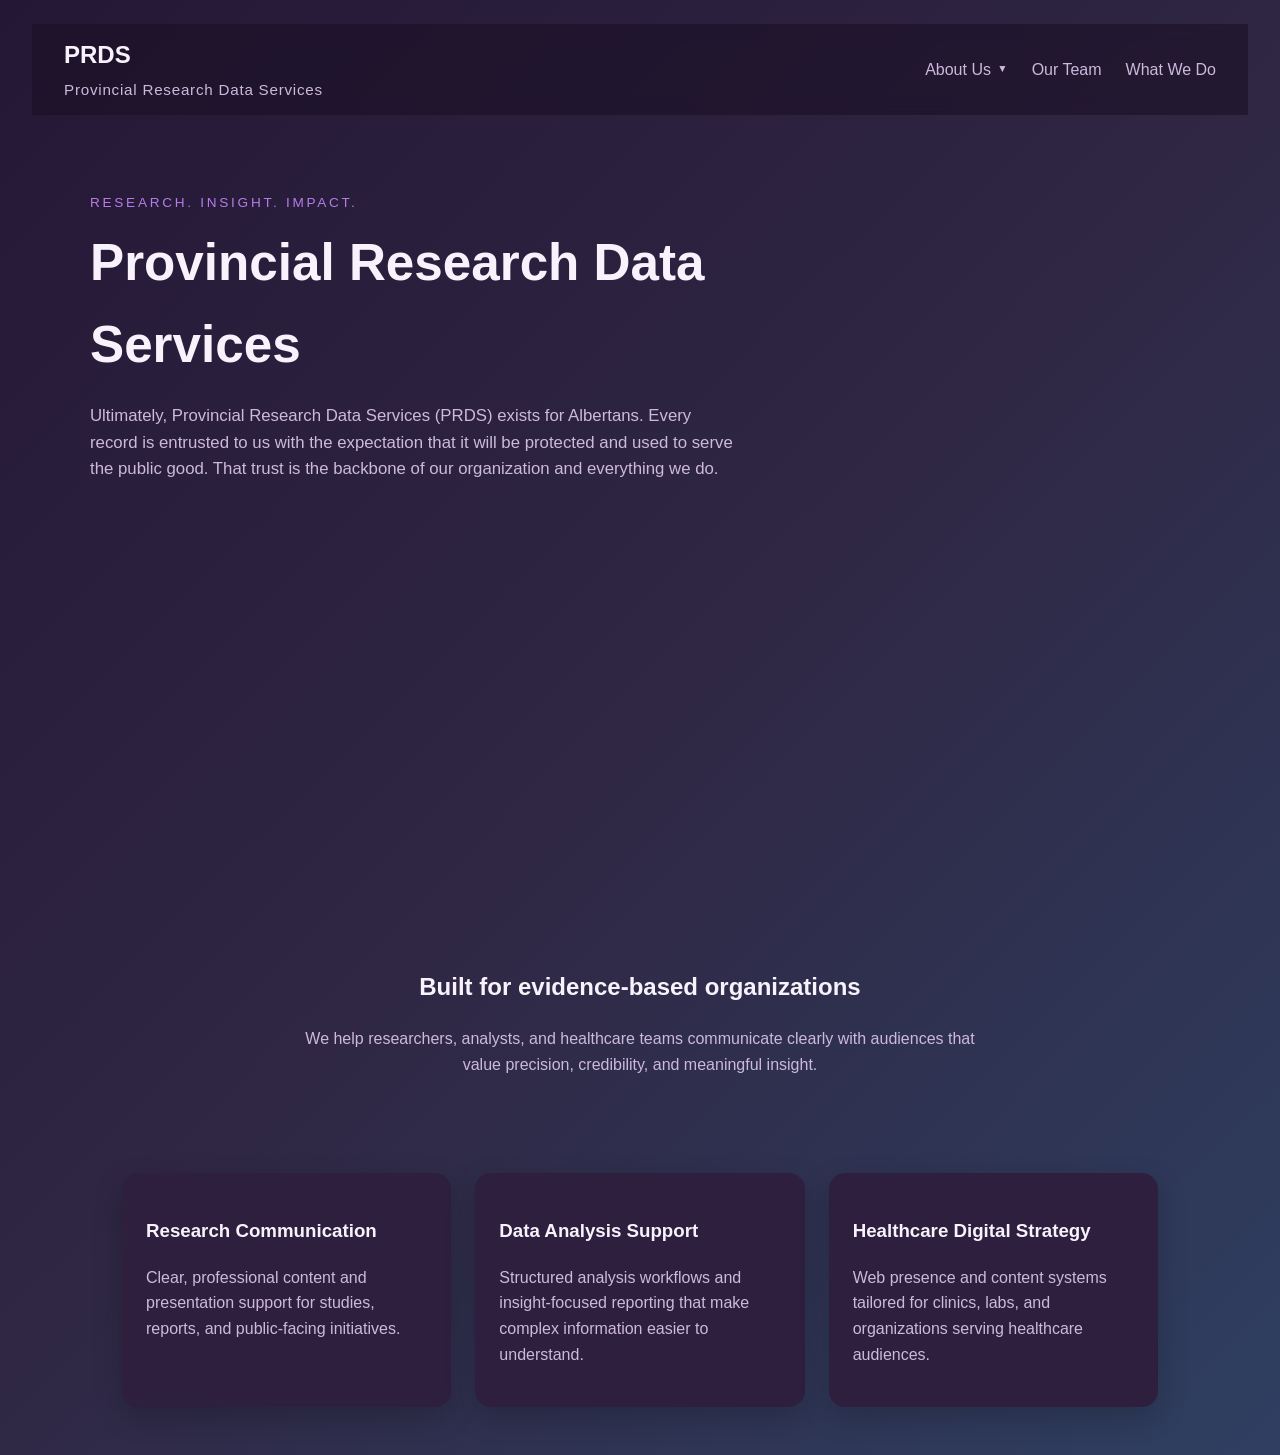
<file: index.html>
<!DOCTYPE html>
<html lang="en">
  <head>
    <meta charset="UTF-8" />
    <meta name="viewport" content="width=device-width, initial-scale=1.0" />
    <title>PRDS</title>
    <meta name="description" content="A modern company website built with HTML and CSS." />
    <link rel="stylesheet" href="styles.css" />
  </head>
  <body>
    <header class="hero">
      <nav class="top-nav">
        <div>
          <a href="index.html" class="brand">PRDS</a>
          <p class="brand-full">Provincial Research Data Services</p>
        </div>
        <div class="nav-links">
          <div class="nav-dropdown">
            <a href="#" class="dropdown-toggle">About Us <span class="dropdown-arrow">▼</span></a>
            <div class="dropdown-menu">
              <a href="story.html">Our Story</a>
              <a href="ethos.html">Our Ethos</a>
            </div>
          </div>
          <a href="services.html">Our Team</a>
          <a href="contact.html">What We Do</a>
        </div>
      </nav>

      <div class="hero-content">
        <div>
          <p class="eyebrow">Research. Insight. Impact.</p>
          <h1>Provincial Research Data Services</h1>
          <p class="hero-copy">
            Ultimately, Provincial Research Data Services (PRDS) exists for Albertans. Every record is entrusted to us with the expectation that it will be protected and used to serve the public good. That trust is the backbone of our organization and everything we do.
         
        
        </div>
      </div>
    </header>

    <main>
      <section id="about" class="section intro">
        <h2>Built for evidence-based organizations</h2>
        <p>
          We help researchers, analysts, and healthcare teams communicate clearly with audiences that value precision, credibility, and meaningful insight.
        </p>
      </section>

      <section id="services" class="section cards">
        <article class="card">
          <h3>Research Communication</h3>
          <p>Clear, professional content and presentation support for studies, reports, and public-facing initiatives.</p>
        </article>
        <article class="card">
          <h3>Data Analysis Support</h3>
          <p>Structured analysis workflows and insight-focused reporting that make complex information easier to understand.</p>
        </article>
        <article class="card">
          <h3>Healthcare Digital Strategy</h3>
          <p>Web presence and content systems tailored for clinics, labs, and organizations serving healthcare audiences.</p>
        </article>
      </section>

    </main>

    <script>
      const navDropdowns = document.querySelectorAll('.nav-dropdown');
      let closeTimeout;

      navDropdowns.forEach(dropdown => {
        dropdown.addEventListener('mouseenter', () => {
          clearTimeout(closeTimeout);
          dropdown.classList.add('open');
        });

        dropdown.addEventListener('mouseleave', () => {
          closeTimeout = setTimeout(() => {
            dropdown.classList.remove('open');
          }, 3000);
        });
      });
    </script>
  </body>
</html>
</file>
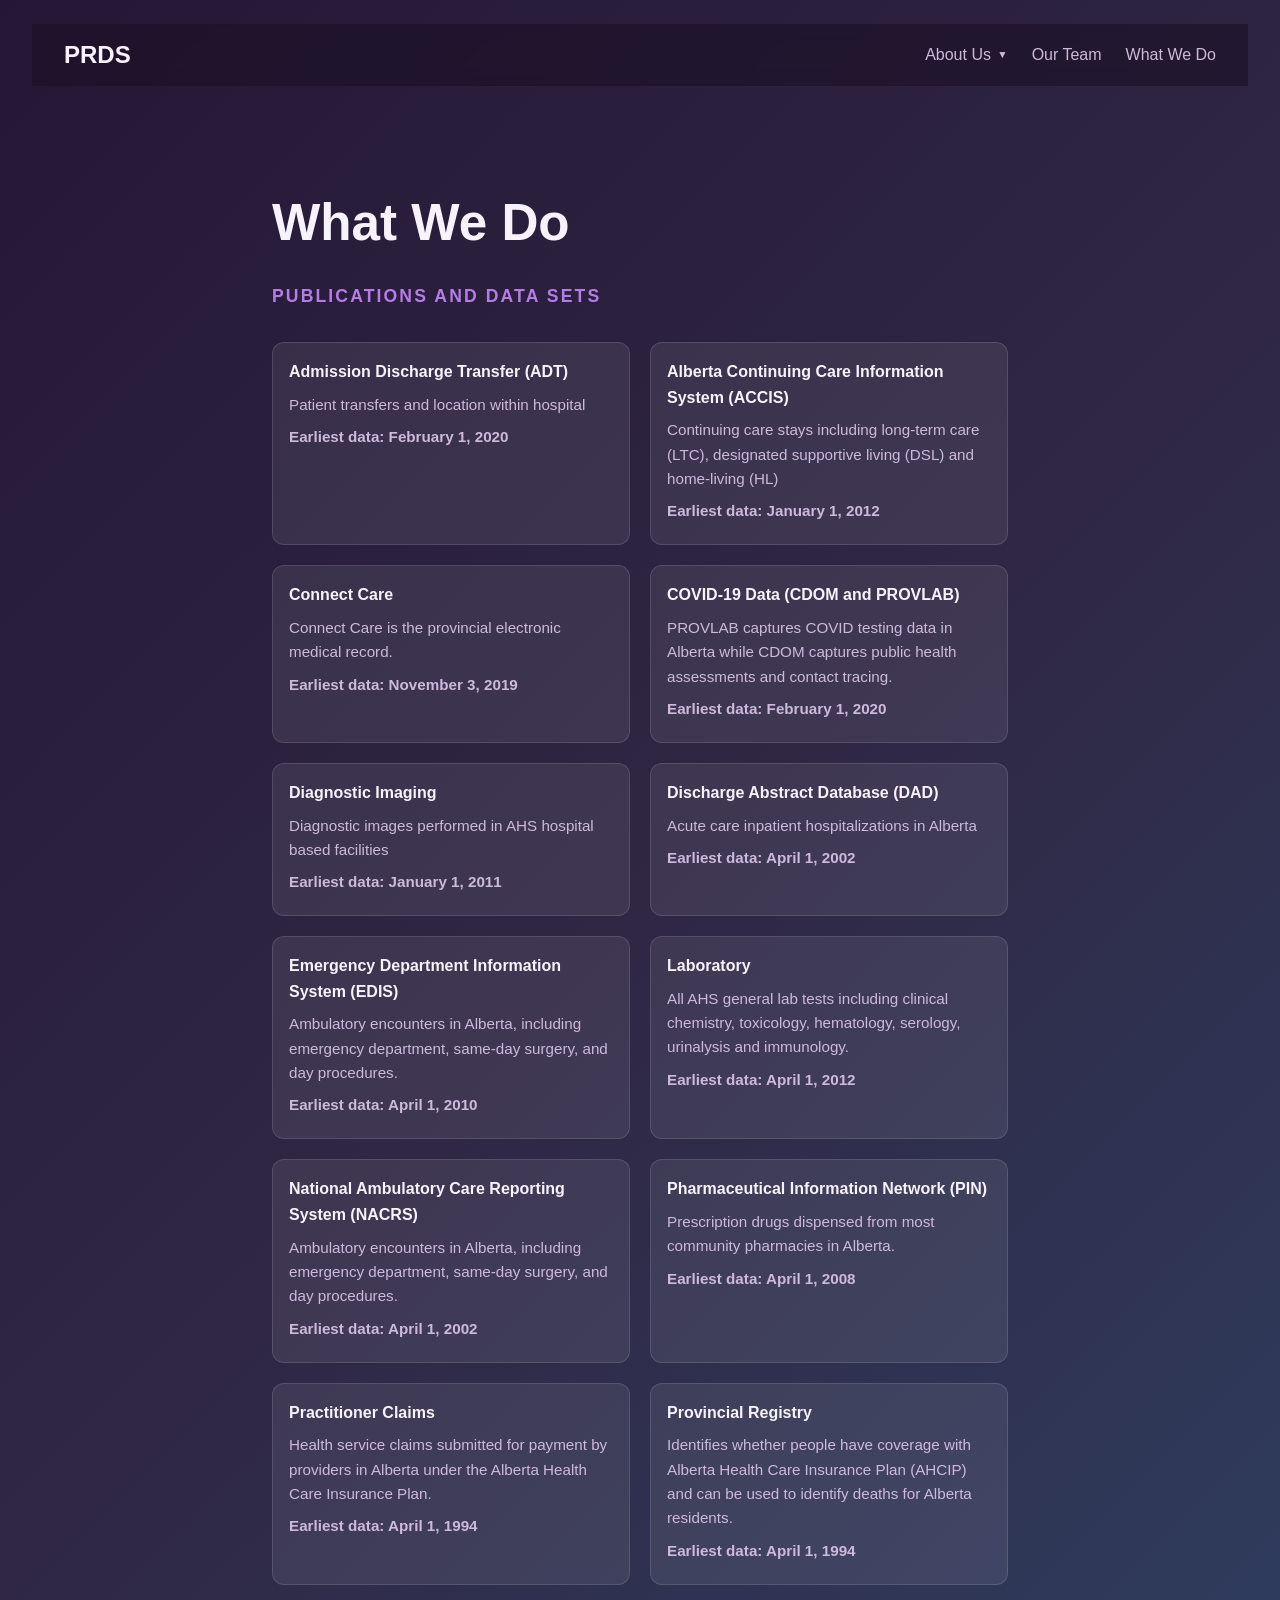
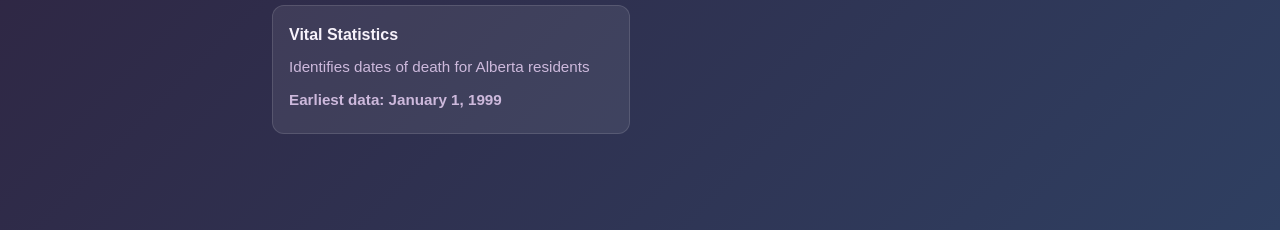
<file: contact.html>
<!DOCTYPE html>
<html lang="en">
  <head>
    <meta charset="UTF-8" />
    <meta name="viewport" content="width=device-width, initial-scale=1.0" />
    <title>Contact | PRDS</title>
    <link rel="stylesheet" href="styles.css" />
  </head>
  <body>
    <header class="hero small-hero">
      <nav class="top-nav">
        <a href="index.html" class="brand">PRDS</a>
        <div class="nav-links">
          <div class="nav-dropdown">
            <a href="#" class="dropdown-toggle">About Us <span class="dropdown-arrow">▼</span></a>
            <div class="dropdown-menu">
              <a href="story.html">Our Story</a>
              <a href="ethos.html">Our Ethos</a>
            </div>
          </div>
          <a href="services.html">Our Team</a>
          <a href="contact.html">What We Do</a>
        </div>
      </nav>

      <div class="page-content">
        <h1>What We Do</h1>
        <p class="page-subtitle">Publications and Data Sets</p>

        <div class="datasets-section">
          <div class="datasets-grid">
            <div class="dataset-item">
              <h3>Admission Discharge Transfer (ADT)</h3>
              <p>Patient transfers and location within hospital</p>
              <p class="dataset-date">Earliest data: February 1, 2020</p>
            </div>
            <div class="dataset-item">
              <h3>Alberta Continuing Care Information System (ACCIS)</h3>
              <p>Continuing care stays including long-term care (LTC), designated supportive living (DSL) and home-living (HL)</p>
              <p class="dataset-date">Earliest data: January 1, 2012</p>
            </div>
            <div class="dataset-item">
              <h3>Connect Care</h3>
              <p>Connect Care is the provincial electronic medical record.</p>
              <p class="dataset-date">Earliest data: November 3, 2019</p>
            </div>
            <div class="dataset-item">
              <h3>COVID-19 Data (CDOM and PROVLAB)</h3>
              <p>PROVLAB captures COVID testing data in Alberta while CDOM captures public health assessments and contact tracing.</p>
              <p class="dataset-date">Earliest data: February 1, 2020</p>
            </div>
            <div class="dataset-item">
              <h3>Diagnostic Imaging</h3>
              <p>Diagnostic images performed in AHS hospital based facilities</p>
              <p class="dataset-date">Earliest data: January 1, 2011</p>
            </div>
            <div class="dataset-item">
              <h3>Discharge Abstract Database (DAD)</h3>
              <p>Acute care inpatient hospitalizations in Alberta</p>
              <p class="dataset-date">Earliest data: April 1, 2002</p>
            </div>
            <div class="dataset-item">
              <h3>Emergency Department Information System (EDIS)</h3>
              <p>Ambulatory encounters in Alberta, including emergency department, same-day surgery, and day procedures.</p>
              <p class="dataset-date">Earliest data: April 1, 2010</p>
            </div>
            <div class="dataset-item">
              <h3>Laboratory</h3>
              <p>All AHS general lab tests including clinical chemistry, toxicology, hematology, serology, urinalysis and immunology.</p>
              <p class="dataset-date">Earliest data: April 1, 2012</p>
            </div>
            <div class="dataset-item">
              <h3>National Ambulatory Care Reporting System (NACRS)</h3>
              <p>Ambulatory encounters in Alberta, including emergency department, same-day surgery, and day procedures.</p>
              <p class="dataset-date">Earliest data: April 1, 2002</p>
            </div>
            <div class="dataset-item">
              <h3>Pharmaceutical Information Network (PIN)</h3>
              <p>Prescription drugs dispensed from most community pharmacies in Alberta.</p>
              <p class="dataset-date">Earliest data: April 1, 2008</p>
            </div>
            <div class="dataset-item">
              <h3>Practitioner Claims</h3>
              <p>Health service claims submitted for payment by providers in Alberta under the Alberta Health Care Insurance Plan.</p>
              <p class="dataset-date">Earliest data: April 1, 1994</p>
            </div>
            <div class="dataset-item">
              <h3>Provincial Registry</h3>
              <p>Identifies whether people have coverage with Alberta Health Care Insurance Plan (AHCIP) and can be used to identify deaths for Alberta residents.</p>
              <p class="dataset-date">Earliest data: April 1, 1994</p>
            </div>
            <div class="dataset-item">
              <h3>Vital Statistics</h3>
              <p>Identifies dates of death for Alberta residents</p>
              <p class="dataset-date">Earliest data: January 1, 1999</p>
            </div>
          </div>
        </div>
      </div>
    </header>

    <script>
      const navDropdowns = document.querySelectorAll('.nav-dropdown');
      let closeTimeout;

      navDropdowns.forEach(dropdown => {
        dropdown.addEventListener('mouseenter', () => {
          clearTimeout(closeTimeout);
          dropdown.classList.add('open');
        });

        dropdown.addEventListener('mouseleave', () => {
          closeTimeout = setTimeout(() => {
            dropdown.classList.remove('open');
          }, 3000);
        });
      });
    </script>
  </body>
</html>
</file>
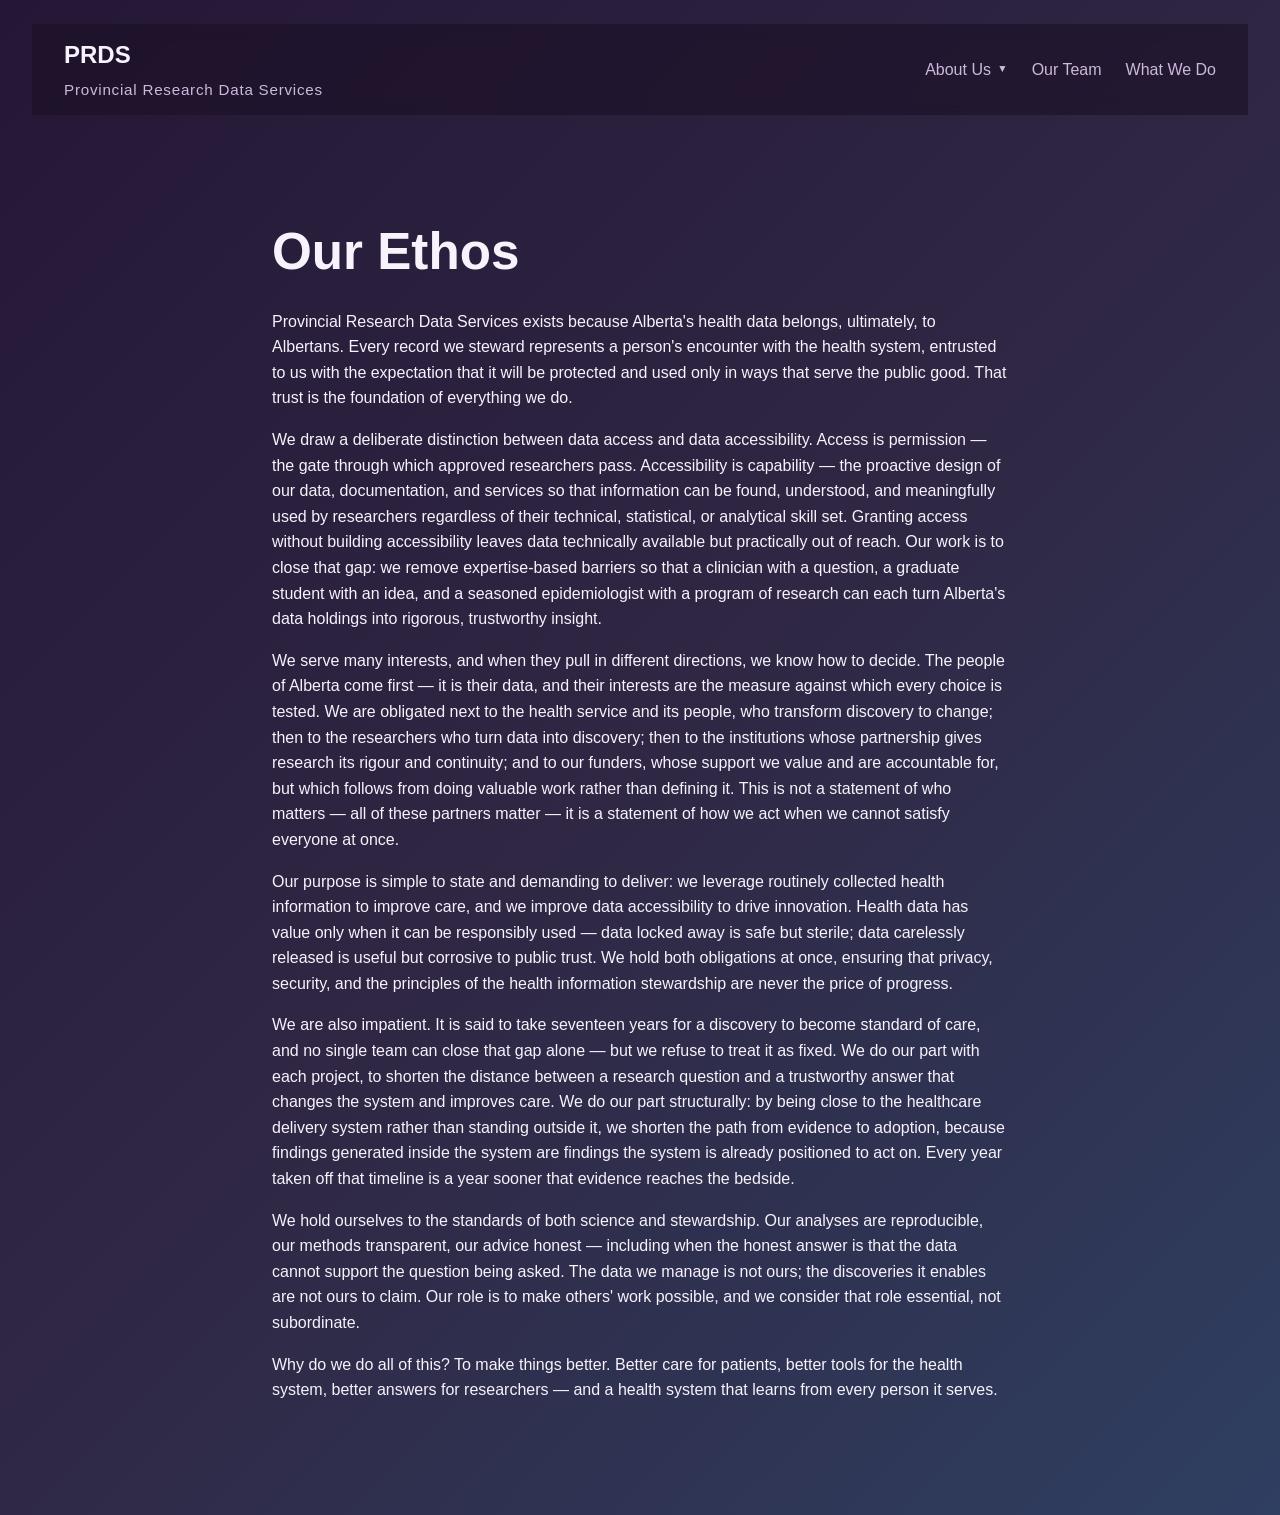
<file: ethos.html>
<!DOCTYPE html>
<html lang="en">
  <head>
    <meta charset="UTF-8" />
    <meta name="viewport" content="width=device-width, initial-scale=1.0" />
    <title>Our Ethos | PRDS</title>
    <link rel="stylesheet" href="styles.css" />
  </head>
  <body>
    <header class="hero small-hero">
      <nav class="top-nav">
        <div>
          <a href="index.html" class="brand">PRDS</a>
          <p class="brand-full">Provincial Research Data Services</p>
        </div>
        <div class="nav-links">
          <div class="nav-dropdown">
            <a href="#" class="dropdown-toggle">About Us <span class="dropdown-arrow">▼</span></a>
            <div class="dropdown-menu">
              <a href="story.html">Our Story</a>
              <a href="ethos.html">Our Ethos</a>
            </div>
          </div>
          <a href="services.html">Our Team</a>
          <a href="contact.html">What We Do</a>
        </div>
      </nav>

      <div class="page-content">
        <h1>Our Ethos</h1>
        <p>
          Provincial Research Data Services exists because Alberta's health data belongs, ultimately, to Albertans. Every record we steward represents a person's encounter with the health system, entrusted to us with the expectation that it will be protected and used only in ways that serve the public good. That trust is the foundation of everything we do.
        <p>
            We draw a deliberate distinction between data access and data accessibility. Access is permission — the gate through which approved researchers pass. Accessibility is capability — the proactive design of our data, documentation, and services so that information can be found, understood, and meaningfully used by researchers regardless of their technical, statistical, or analytical skill set. Granting access without building accessibility leaves data technically available but practically out of reach. Our work is to close that gap: we remove expertise-based barriers so that a clinician with a question, a graduate student with an idea, and a seasoned epidemiologist with a program of research can each turn Alberta's data holdings into rigorous, trustworthy insight.
        <p>
            We serve many interests, and when they pull in different directions, we know how to decide. The people of Alberta come first — it is their data, and their interests are the measure against which every choice is tested. We are obligated next to the health service and its people, who transform discovery to change; then to the researchers who turn data into discovery; then to the institutions whose partnership gives research its rigour and continuity; and to our funders, whose support we value and are accountable for, but which follows from doing valuable work rather than defining it. This is not a statement of who matters — all of these partners matter — it is a statement of how we act when we cannot satisfy everyone at once.
        <p>
            Our purpose is simple to state and demanding to deliver: we leverage routinely collected health information to improve care, and we improve data accessibility to drive innovation. Health data has value only when it can be responsibly used — data locked away is safe but sterile; data carelessly released is useful but corrosive to public trust. We hold both obligations at once, ensuring that privacy, security, and the principles of the health information stewardship are never the price of progress.
        <p>
            We are also impatient. It is said to take  seventeen years for a discovery to become standard of care, and no single team can close that gap alone — but we refuse to treat it as fixed. We do our part with each project, to shorten the distance between a research question and a trustworthy answer that changes the system and improves care. We do our part structurally: by being close to the healthcare delivery system rather than standing outside it, we shorten the path from evidence to adoption, because findings generated inside the system are findings the system is already positioned to act on. Every year taken off that timeline is a year sooner that evidence reaches the bedside.
        <p>
            We hold ourselves to the standards of both science and stewardship. Our analyses are reproducible, our methods transparent, our advice honest — including when the honest answer is that the data cannot support the question being asked. The data we manage is not ours; the discoveries it enables are not ours to claim. Our role is to make others' work possible, and we consider that role essential, not subordinate.
       <p>
            Why do we do all of this? To make things better. Better care for patients, better tools for the health system, better answers for researchers — and a health system that learns from every person it serves.
       </p>
        </p>
      </div>
    </header>

    <script>
      const navDropdowns = document.querySelectorAll('.nav-dropdown');
      let closeTimeout;

      navDropdowns.forEach(dropdown => {
        dropdown.addEventListener('mouseenter', () => {
          clearTimeout(closeTimeout);
          dropdown.classList.add('open');
        });

        dropdown.addEventListener('mouseleave', () => {
          closeTimeout = setTimeout(() => {
            dropdown.classList.remove('open');
          }, 3000);
        });
      });
    </script>
  </body>
</html>
</file>
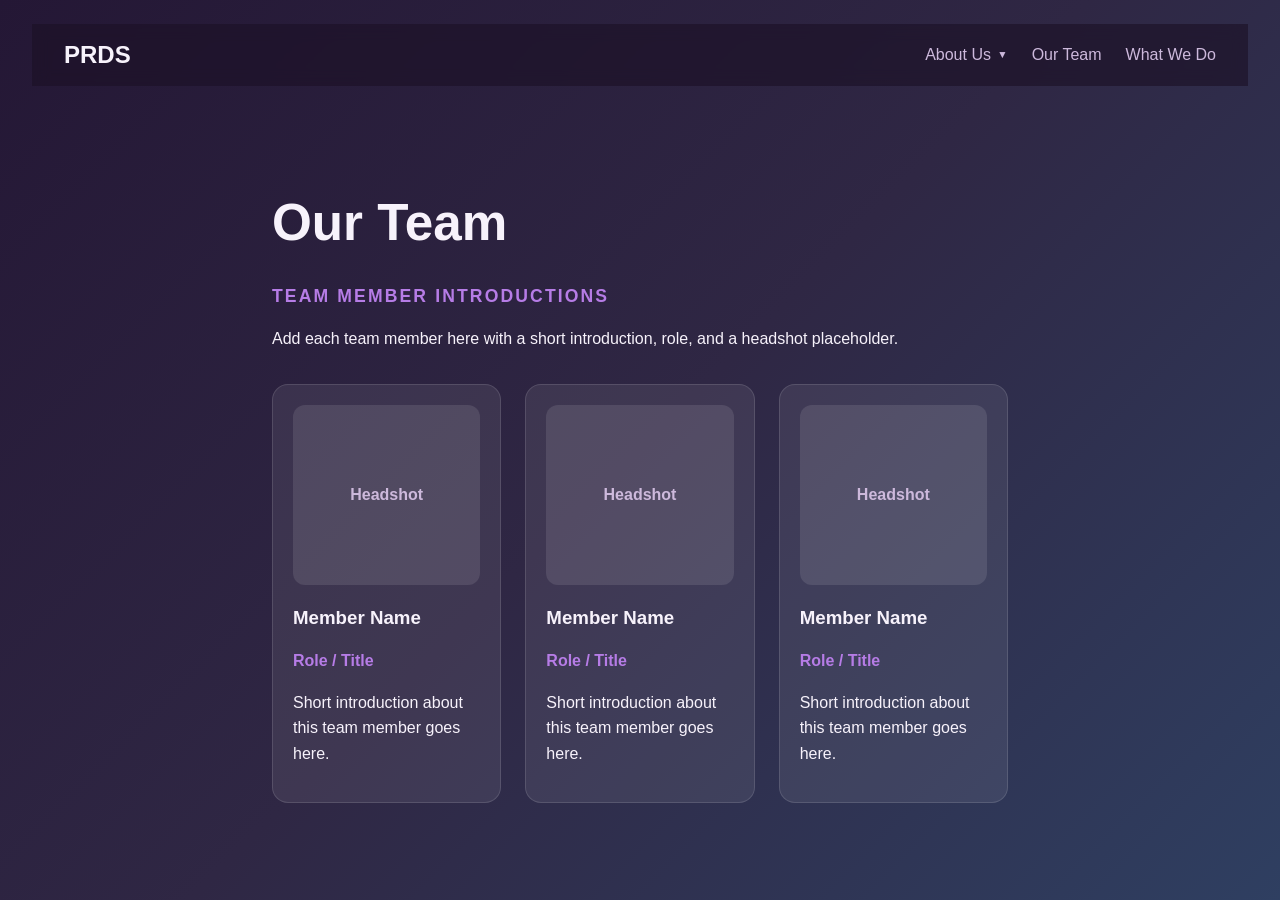
<file: services.html>
<!DOCTYPE html>
<html lang="en">
  <head>
    <meta charset="UTF-8" />
    <meta name="viewport" content="width=device-width, initial-scale=1.0" />
    <title>Our Team | PRDS</title>
    <link rel="stylesheet" href="styles.css" />
  </head>
  <body>
    <header class="hero small-hero">
      <nav class="top-nav">
        <a href="index.html" class="brand">PRDS</a>
        <div class="nav-links">
          <div class="nav-dropdown">
            <a href="#" class="dropdown-toggle">About Us <span class="dropdown-arrow">▼</span></a>
            <div class="dropdown-menu">
              <a href="story.html">Our Story</a>
              <a href="ethos.html">Our Ethos</a>
            </div>
          </div>
          <a href="services.html">Our Team</a>
          <a href="contact.html">What We Do</a>
        </div>
      </nav>

      <div class="page-content">
        <h1>Our Team</h1>
        <p class="page-subtitle">Team Member Introductions</p>
        <p>
          Add each team member here with a short introduction, role, and a headshot placeholder.
        </p>

        <div class="team-grid">
          <article class="team-card">
            <div class="team-photo">Headshot</div>
            <h3>Member Name</h3>
            <p class="team-role">Role / Title</p>
            <p>Short introduction about this team member goes here.</p>
          </article>

          <article class="team-card">
            <div class="team-photo">Headshot</div>
            <h3>Member Name</h3>
            <p class="team-role">Role / Title</p>
            <p>Short introduction about this team member goes here.</p>
          </article>

          <article class="team-card">
            <div class="team-photo">Headshot</div>
            <h3>Member Name</h3>
            <p class="team-role">Role / Title</p>
            <p>Short introduction about this team member goes here.</p>
          </article>
        </div>
      </div>
    </header>

    <script>
      const navDropdowns = document.querySelectorAll('.nav-dropdown');
      let closeTimeout;

      navDropdowns.forEach(dropdown => {
        dropdown.addEventListener('mouseenter', () => {
          clearTimeout(closeTimeout);
          dropdown.classList.add('open');
        });

        dropdown.addEventListener('mouseleave', () => {
          closeTimeout = setTimeout(() => {
            dropdown.classList.remove('open');
          }, 3000);
        });
      });
    </script>
  </body>
</html>
</file>
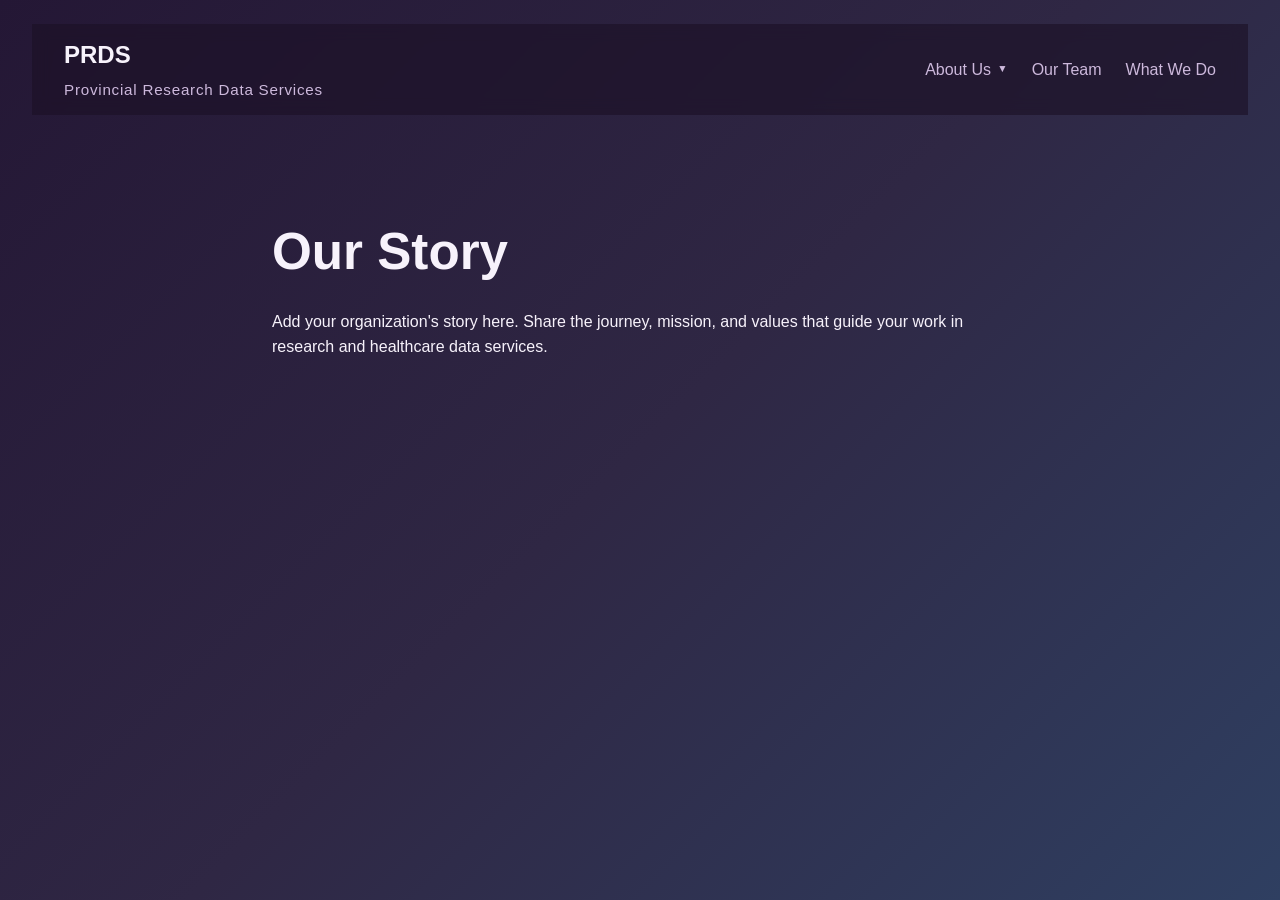
<file: story.html>
<!DOCTYPE html>
<html lang="en">
  <head>
    <meta charset="UTF-8" />
    <meta name="viewport" content="width=device-width, initial-scale=1.0" />
    <title>Our Story | PRDS</title>
    <link rel="stylesheet" href="styles.css" />
  </head>
  <body>
    <header class="hero small-hero">
      <nav class="top-nav">
        <div>
          <a href="index.html" class="brand">PRDS</a>
          <p class="brand-full">Provincial Research Data Services</p>
        </div>
        <div class="nav-links">
          <div class="nav-dropdown">
            <a href="#" class="dropdown-toggle">About Us <span class="dropdown-arrow">▼</span></a>
            <div class="dropdown-menu">
              <a href="story.html">Our Story</a>
              <a href="ethos.html">Our Ethos</a>
            </div>
          </div>
          <a href="services.html">Our Team</a>
          <a href="contact.html">What We Do</a>
        </div>
      </nav>

      <div class="page-content">
        <h1>Our Story</h1>
        <p>
          Add your organization's story here. Share the journey, mission, and values that guide your work in research and healthcare data services.
        </p>
      </div>
    </header>

    <script>
      const navDropdowns = document.querySelectorAll('.nav-dropdown');
      let closeTimeout;

      navDropdowns.forEach(dropdown => {
        dropdown.addEventListener('mouseenter', () => {
          clearTimeout(closeTimeout);
          dropdown.classList.add('open');
        });

        dropdown.addEventListener('mouseleave', () => {
          closeTimeout = setTimeout(() => {
            dropdown.classList.remove('open');
          }, 3000);
        });
      });
    </script>
  </body>
</html>
</file>
<file: styles.css>
:root {
  --bg: #1c1127;
  --surface: #2f1f3f;
  --text: #f7f2fb;
  --muted: #cdb9dc;
  --accent: #b67ce6;
  --accent-dark: #8f5cc5;
}

* {
  box-sizing: border-box;
}

body {
  margin: 0;
  font-family: Arial, sans-serif;
  line-height: 1.6;
  color: var(--text);
  background: linear-gradient(135deg, #241735 0%, #2f2744 50%, #2f3f61 100%);
}

img {
  max-width: 100%;
}

.hero {
  min-height: 100vh;
  padding: 1.5rem 2rem 4rem;
}

.top-nav {
  display: flex;
  justify-content: space-between;
  align-items: center;
  position: sticky;
  top: 1rem;
  z-index: 100;
  background: rgba(28, 17, 39, 0.65);
  backdrop-filter: blur(8px);
  padding: 0.75rem 2rem;
  border-radius: 0;
  width: 100%;
}

.brand {
  color: var(--text);
  text-decoration: none;
  font-weight: 700;
  font-size: 1.5rem;
  transition: color 0.2s ease, transform 0.2s ease, font-size 0.2s ease;
}

.brand:hover {
  color: var(--accent);
  transform: scale(1.05);
  font-size: 1.28rem;
}

.brand-full {
  margin: 0.25rem 0 0;
  font-size: 0.95rem;
  font-weight: 400;
  color: var(--muted);
  letter-spacing: 0.05em;
}

.nav-links {
  display: flex;
  gap: 1.5rem;
}

.nav-dropdown {
  position: relative;
}

.dropdown-toggle {
  color: var(--muted);
  text-decoration: none;
  transition: color 0.2s ease, transform 0.2s ease;
  display: flex;
  align-items: center;
  gap: 0.4rem;
}

.dropdown-toggle:hover {
  color: var(--text);
  transform: scale(1.05);
}

.dropdown-arrow {
  font-size: 0.65rem;
  transition: transform 0.2s ease;
}

.nav-dropdown:hover .dropdown-arrow {
  transform: rotate(180deg);
}

.dropdown-menu {
  position: absolute;
  top: calc(100% + 0.25rem);
  left: 0;
  background: rgba(28, 17, 39, 0.95);
  backdrop-filter: blur(8px);
  border-radius: 0.5rem;
  padding: 0.5rem 0;
  min-width: 150px;
  border: 1px solid rgba(255, 255, 255, 0.1);
  z-index: 101;
  opacity: 0;
  visibility: hidden;
  transform: translateY(-10px);
  transition: opacity 0.2s ease, visibility 0.2s ease, transform 0.2s ease;
}

.nav-dropdown:hover .dropdown-menu {
  opacity: 1;
  visibility: visible;
  transform: translateY(0);
}

.nav-dropdown.open .dropdown-menu {
  opacity: 1;
  visibility: visible;
  transform: translateY(0);
}


.dropdown-menu a {
  color: var(--muted);
  text-decoration: none;
  padding: 0.5rem 1rem;
  transition: color 0.2s ease, background 0.2s ease;
  display: block;
}

.dropdown-menu a:hover {
  color: var(--text);
  background: rgba(182, 124, 230, 0.1);
}

.nav-links a {
  color: var(--muted);
  text-decoration: none;
  transition: color 0.2s ease, transform 0.2s ease;
}

.nav-links a:hover {
  color: var(--text);
  transform: scale(1.05);
}

.hero-content {
  display: grid;
  grid-template-columns: 2fr 1fr;
  gap: 2rem;
  max-width: 1100px;
  margin: 4rem auto 0;
  align-items: center;
}

.eyebrow {
  text-transform: uppercase;
  letter-spacing: 0.2em;
  color: var(--accent);
  font-size: 0.85rem;
  margin-bottom: 0.5rem;
}

h1 {
  font-size: clamp(2rem, 4vw, 3.5rem);
  margin: 0 0 1rem;
}

.page-content {
  max-width: 800px;
  margin: 4rem auto 0;
  padding: 2rem;
}

.page-subtitle {
  font-size: 1.1rem;
  color: var(--accent);
  font-weight: 600;
  margin-bottom: 0.75rem;
  text-transform: uppercase;
  letter-spacing: 0.12em;
}

.page-links {
  display: flex;
  flex-direction: column;
  gap: 0.75rem;
  margin: 1.25rem 0 1.5rem;
}

.page-links a {
  color: var(--text);
  text-decoration: none;
  font-weight: 600;
}

.page-links a:hover {
  color: var(--accent);
}

.datasets-section {
  margin-top: 2rem;
}

.datasets-section h2 {
  font-size: 1.5rem;
  margin-bottom: 1.5rem;
}

.datasets-grid {
  display: grid;
  grid-template-columns: repeat(2, 1fr);
  gap: 1.25rem;
}

.dataset-item {
  background: rgba(255, 255, 255, 0.08);
  border: 1px solid rgba(255, 255, 255, 0.12);
  border-radius: 0.75rem;
  padding: 1rem;
}

.dataset-item h3 {
  margin: 0 0 0.5rem;
  font-size: 1rem;
}

.dataset-item p {
  margin: 0.3rem 0;
  font-size: 0.95rem;
  color: var(--muted);
}

.dataset-date {
  font-size: 0.85rem;
  color: var(--accent);
  font-weight: 600;
  margin-top: 0.5rem !important;
}

.team-grid {
  display: grid;
  grid-template-columns: repeat(3, 1fr);
  gap: 1.5rem;
  margin-top: 2rem;
}

.team-card {
  background: rgba(255, 255, 255, 0.08);
  border: 1px solid rgba(255, 255, 255, 0.12);
  border-radius: 1rem;
  padding: 1.25rem;
}

.team-photo {
  display: flex;
  align-items: center;
  justify-content: center;
  height: 180px;
  border-radius: 0.75rem;
  background: rgba(255, 255, 255, 0.1);
  color: var(--muted);
  margin-bottom: 1rem;
  font-weight: 600;
}

.team-role {
  color: var(--accent);
  font-weight: 600;
  margin-top: -0.25rem;
}

.hero-copy {
  color: var(--muted);
  max-width: 650px;
  font-size: 1.05rem;
}

.button {
  display: inline-block;
  margin-top: 1rem;
  padding: 0.8rem 1.2rem;
  border-radius: 999px;
  text-decoration: none;
  font-weight: 600;
}

.button.primary {
  background: var(--accent);
  color: #032136;
}

.button.secondary {
  background: transparent;
  color: var(--text);
  border: 1px solid var(--accent);
}

.hero-card {
  background: rgba(255, 255, 255, 0.08);
  border: 1px solid rgba(255, 255, 255, 0.12);
  border-radius: 1rem;
  padding: 1.5rem;
  backdrop-filter: blur(8px);
}

.hero-card ul {
  padding-left: 1.2rem;
  color: var(--muted);
}

.section {
  max-width: 1100px;
  margin: 0 auto;
  padding: 3rem 2rem;
}

.intro {
  text-align: center;
}

.intro p {
  color: var(--muted);
  max-width: 700px;
  margin: 0 auto;
}

.cards {
  display: grid;
  grid-template-columns: repeat(3, 1fr);
  gap: 1.5rem;
}

.card {
  background: var(--surface);
  padding: 1.5rem;
  border-radius: 1rem;
  box-shadow: 0 10px 30px rgba(0, 0, 0, 0.2);
}

.card p {
  color: var(--muted);
}

.cta {
  text-align: center;
  padding-bottom: 4rem;
}

.site-footer {
  margin: 3rem 1.5rem 0;
  border-radius: 1rem;
  overflow: hidden;
}

.footer-nav-band {
  background: #264b6b;
  padding: 1.15rem 1.25rem;
  display: flex;
  justify-content: center;
  gap: 1.5rem;
}

.footer-nav-band a {
  color: #f7f2fb;
  text-decoration: none;
  font-weight: 600;
}

.footer-nav-band a:hover {
  color: #dcecf7;
}

.footer-content {
  background: #b7d6e8;
  color: #163b54;
  display: flex;
  justify-content: space-between;
  gap: 2rem;
  padding: 1.5rem 2.5rem;
  border-radius: 0 0 1rem 1rem;
  margin: 0 -0.5rem;
}

.footer-column {
  flex: 1;
}

.footer-title {
  font-weight: 700;
  margin: 0 0 0.35rem;
}

.footer-address,
.footer-acknowledgement {
  font-size: 0.9rem;
  line-height: 1.5;
  margin: 0;
}

@media (max-width: 800px) {
  .hero-content,
  .cards {
    grid-template-columns: 1fr;
  }

  .datasets-grid {
    grid-template-columns: 1fr;
  }

  .top-nav {
    flex-direction: column;
    gap: 0.75rem;
  }

  .nav-links {
    display: flex;
    gap: 1rem;
  }
}
</file>
